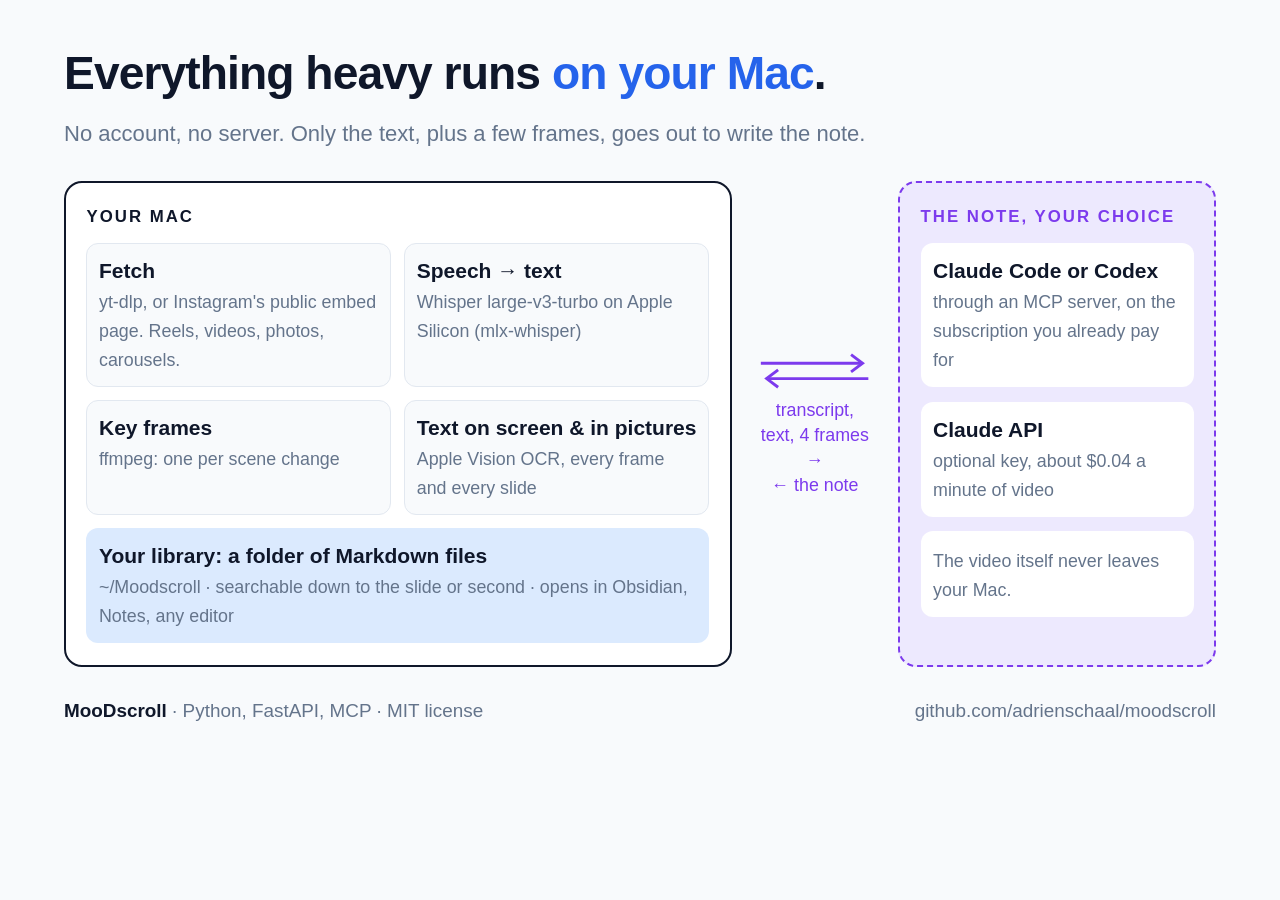
<file: demo/how-it-works.html>
<!doctype html>
<html lang="en">
<head>
<meta charset="utf-8">
<meta name="viewport" content="width=device-width, initial-scale=1">
<title>How MooDscroll works</title>
<style>
  :root { --bg: #f8fafc; --card: #fff; --text: #0f172a; --muted: #64748b; --line: #e2e8f0;
          --accent: #2563eb; --accent-soft: #dbeafe; --mac: #0f172a; --cloud: #7c3aed; --cloud-soft: #ede9fe; }
  * { box-sizing: border-box; }
  html, body { margin: 0; height: 100%; background: var(--bg); color: var(--text);
               font: 21px/1.4 -apple-system, BlinkMacSystemFont, "SF Pro Text", "Helvetica Neue", sans-serif; }
  .slide { aspect-ratio: 16 / 9; max-height: 100vh; max-width: 100vw; margin: auto; padding: 4.5vh 5vw;
           display: flex; flex-direction: column; gap: 3.5vh; }
  h1 { margin: 0; font-size: 2.2rem; letter-spacing: -.02em; }
  h1 b { color: var(--accent); font-weight: 700; }
  .sub { margin: -2vh 0 0; color: var(--muted); font-size: 1.05rem; }
  .row { flex: 1; display: grid; grid-template-columns: 2.1fr auto 1fr; gap: 2vw; align-items: stretch; }
  .zone { border-radius: 18px; padding: 2.4vh 1.6vw; display: flex; flex-direction: column; gap: 1.6vh; }
  .mac { background: var(--card); border: 2px solid var(--mac); }
  .cloud { background: var(--cloud-soft); border: 2px dashed var(--cloud); }
  .zone h2 { margin: 0; font-size: .8rem; letter-spacing: .12em; text-transform: uppercase; color: var(--muted); }
  .mac h2 { color: var(--mac); }
  .cloud h2 { color: var(--cloud); }
  .steps { display: grid; grid-template-columns: repeat(2, 1fr); gap: 1.4vh 1vw; flex: 1; }
  .step { border: 1px solid var(--line); border-radius: 12px; padding: 1.4vh .9vw; background: var(--bg); }
  .step b { display: block; font-size: 1rem; }
  .step span { color: var(--muted); font-size: .85rem; }
  .step.wide { grid-column: 1 / -1; background: var(--accent-soft); border-color: transparent; }
  .arrow { display: flex; flex-direction: column; justify-content: center; align-items: center; gap: 1vh;
           color: var(--cloud); font-size: .85rem; text-align: center; width: 9vw; }
  .arrow svg { width: 100%; height: 40px; }
  .cloud .step { background: var(--card); border-color: transparent; }
  .foot { display: flex; justify-content: space-between; color: var(--muted); font-size: .9rem; }
  .foot b { color: var(--text); }
</style>
</head>
<body>
<div class="slide">
  <h1>Everything heavy runs <b>on your Mac</b>.</h1>
  <p class="sub">No account, no server. Only the text, plus a few frames, goes out to write the note.</p>

  <div class="row">
    <section class="zone mac">
      <h2>Your Mac</h2>
      <div class="steps">
        <div class="step"><b>Fetch</b><span>yt-dlp, or Instagram's public embed page. Reels, videos, photos, carousels.</span></div>
        <div class="step"><b>Speech → text</b><span>Whisper large-v3-turbo on Apple Silicon (mlx-whisper)</span></div>
        <div class="step"><b>Key frames</b><span>ffmpeg: one per scene change</span></div>
        <div class="step"><b>Text on screen &amp; in pictures</b><span>Apple Vision OCR, every frame and every slide</span></div>
        <div class="step wide"><b>Your library: a folder of Markdown files</b><span>~/Moodscroll · searchable down to the slide or second · opens in Obsidian, Notes, any editor</span></div>
      </div>
    </section>

    <div class="arrow">
      <svg viewBox="0 0 120 40" aria-hidden="true">
        <line x1="4" y1="14" x2="108" y2="14" stroke="currentColor" stroke-width="3"/>
        <polyline points="98,5 110,14 98,23" fill="none" stroke="currentColor" stroke-width="3"/>
        <line x1="116" y1="30" x2="12" y2="30" stroke="currentColor" stroke-width="3"/>
        <polyline points="22,21 10,30 22,39" fill="none" stroke="currentColor" stroke-width="3"/>
      </svg>
      <span>transcript, text, 4 frames →<br>← the note</span>
    </div>

    <section class="zone cloud">
      <h2>The note, your choice</h2>
      <div class="step"><b>Claude Code or Codex</b><span>through an MCP server, on the subscription you already pay for</span></div>
      <div class="step"><b>Claude API</b><span>optional key, about $0.04 a minute of video</span></div>
      <div class="step"><span>The video itself never leaves your Mac.</span></div>
    </section>
  </div>

  <div class="foot"><span><b>MooDscroll</b> · Python, FastAPI, MCP · MIT license</span><span>github.com/adrienschaal/moodscroll</span></div>
</div>
</body>
</html>
</file>
